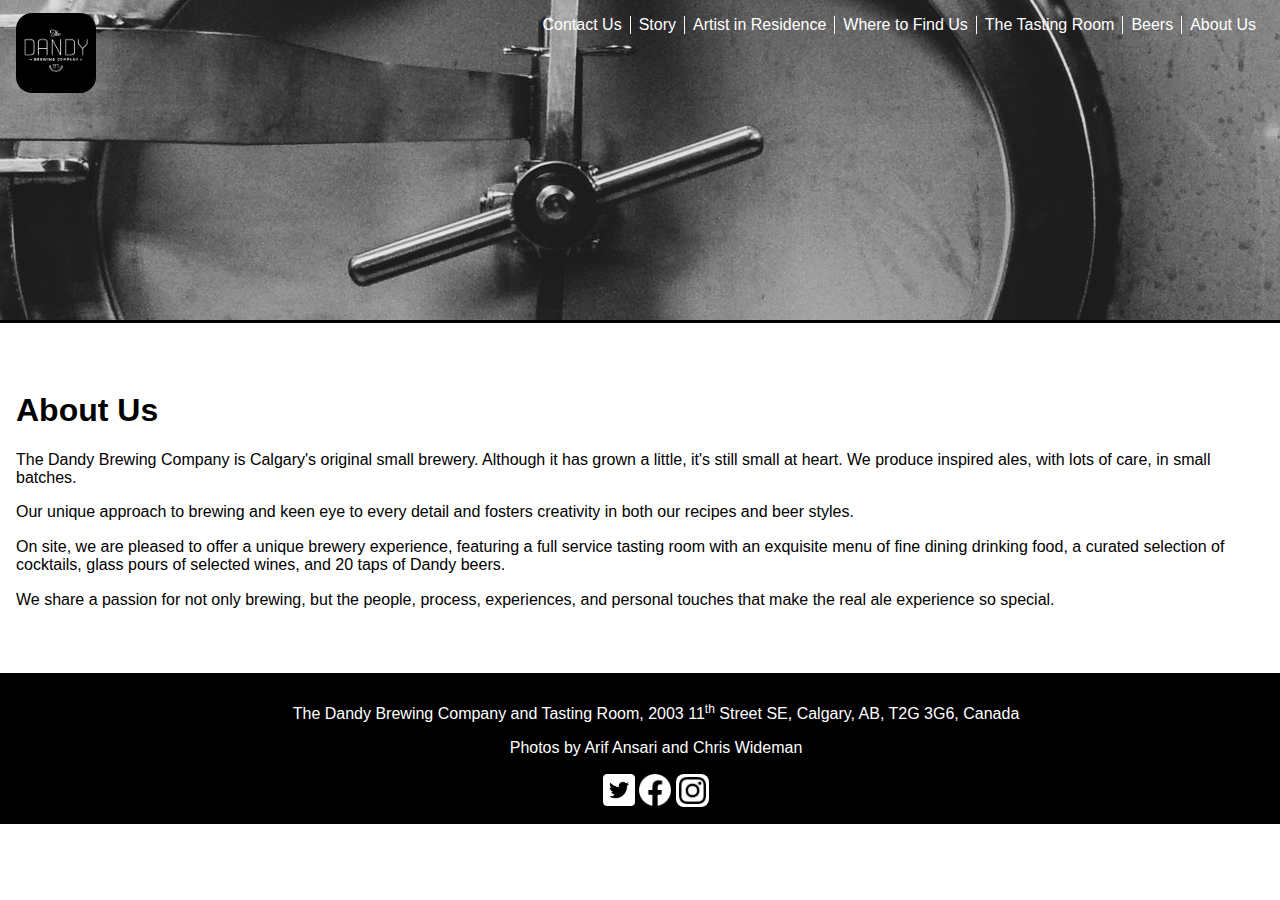
<file: Index.html>
<!DOCTYPE html>
<html lang="en">

<head>
    <meta charset="utf-8">
    <title>The Dandy Brewing Company</title>
    <link rel="icon" href="images/favicon.ico">
    <meta name="description" content="">
    <meta name="viewport" content="width=device-width, initial-scale=1">
    <link rel="stylesheet" href="styles/main.css">
    <link rel="stylesheet" href="styles/normalize.css">
    <script src="https://code.jquery.com/jquery-3.5.1.min.js"></script>
    <script src="scripts/jquery.js"></script>
</head>

<body>
    <header id="header-html"></header>

    <main>
        <h1>About Us</h1>
        <p>The Dandy Brewing Company is Calgary's original small brewery. Although it has grown a little, it's still
            small at heart. We produce inspired ales, with lots of care, in small batches.</p>
        <p>Our unique approach to brewing and keen eye to every detail and fosters creativity in both our recipes and
            beer styles.</p>
        <p>On site, we are pleased to offer a unique brewery experience, featuring a full service tasting room with an
            exquisite menu of fine dining drinking food, a curated selection of cocktails, glass pours of selected
            wines, and 20 taps of Dandy beers.</p>
        <p>We share a passion for not only brewing, but the people, process, experiences, and personal touches that make
            the real ale experience so special.</p>
    </main>

    <footer id="footer-html"></footer>

</body>

</html>
</file>
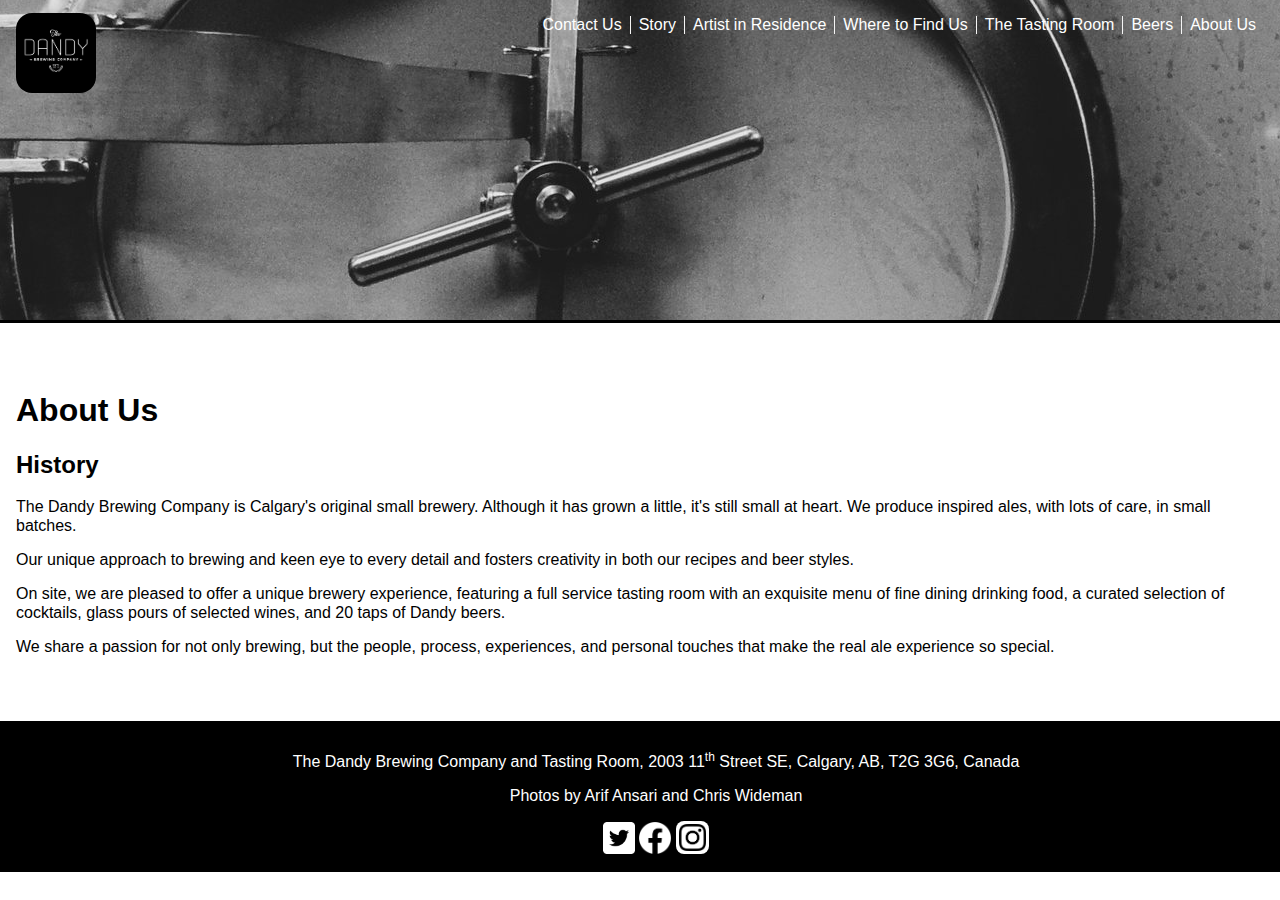
<file: about-us.html>
<!DOCTYPE html>

<html lang="en">

<head>
    <meta charset="utf-8">
    <title>The Dandy Brewing Company</title>
    <link rel="icon" href="images/favicon.ico">
    <meta name="description" content="">
    <meta name="viewport" content="width=device-width, initial-scale=1">
    <link rel="stylesheet" href="styles/main.css">
    <link rel="stylesheet" href="styles/normalize.css">
    <script src="https://code.jquery.com/jquery-3.5.1.min.js"></script>
    <script src="scripts/jquery.js"></script>
</head>

<body>
    <header id="header-html"></header>
    <main>
        <section>
            <h1>About Us</h1>
        </section>
        <section>
            <h2>History</h2>
            <p>The Dandy Brewing Company is Calgary's original small brewery. Although it has grown a little, it's still
                small at heart. We produce inspired ales, with lots of care, in small batches.</p>
            <p>Our unique approach to brewing and keen eye to every detail and fosters creativity in both our recipes
                and beer styles.</p>
            <p>On site, we are pleased to offer a unique brewery experience, featuring a full service tasting room with
                an exquisite menu of fine dining drinking food, a curated selection of cocktails, glass pours of
                selected wines, and 20 taps of Dandy beers.</p>
            <p>We share a passion for not only brewing, but the people, process, experiences, and personal touches that
                make the real ale experience so special.</p>
        </section>

    </main>
    <footer id="footer-html"></footer>
</body>

</html>
</file>
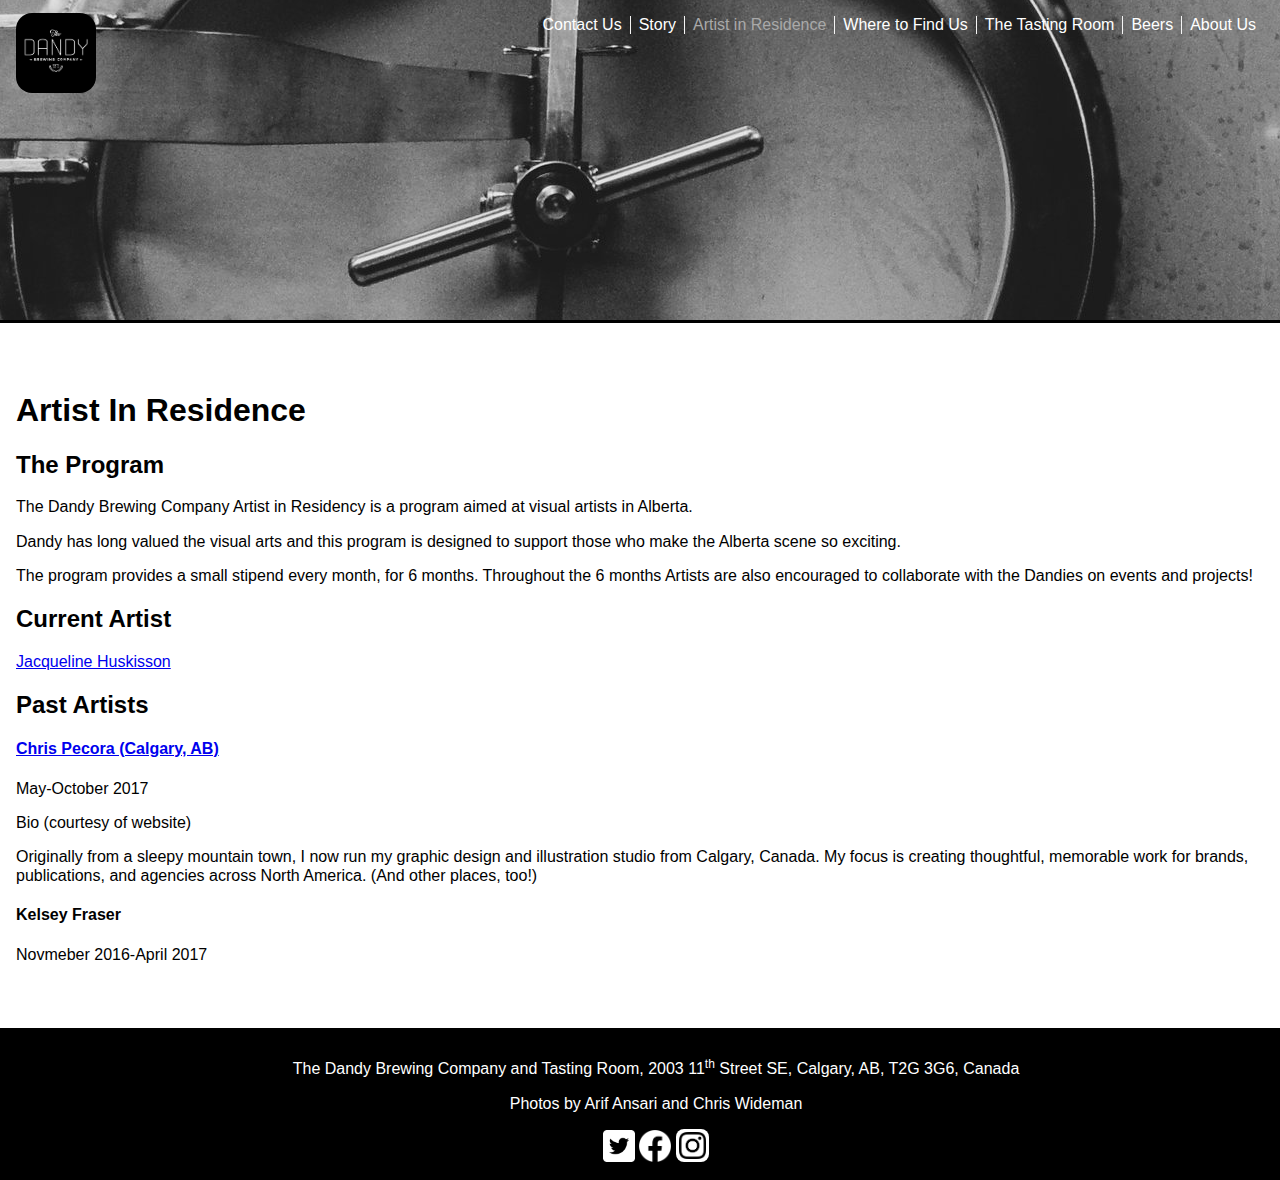
<file: artist-in-residence.html>
<!DOCTYPE html>

<html lang="en">

<head>
    <meta charset="utf-8">
    <title>The Dandy Brewing Company</title>
    <link rel="icon" href="images/favicon.ico">
    <meta name="description" content="">
    <meta name="viewport" content="width=device-width, initial-scale=1">
    <link rel="stylesheet" href="styles/main.css">
    <link rel="stylesheet" href="styles/normalize.css">
    <script src="https://code.jquery.com/jquery-3.5.1.min.js"></script>
    <script src="scripts/jquery.js"></script>
</head>

<body>

    <header id="header-html"></header>
    <main>
        <section>
            <h1>Artist In Residence</h1>
        </section>
        <section>
            <h2>The Program</h2>
            <p>The Dandy Brewing Company Artist in Residency is a program aimed at visual artists in Alberta.</p>
            <p>Dandy has long valued the visual arts and this program is designed to support those who make the Alberta
                scene so exciting.</p>
            <p>The program provides a small stipend every month, for 6 months. Throughout the 6 months Artists are also
                encouraged to collaborate with the Dandies on events and projects!</p>
        </section>

        <section>
            <h2>Current Artist</h2>
            <a href="htttp://jacquelinehuskisson.com" target="_blank">Jacqueline Huskisson</a>
        </section>

        <section>
            <h2>Past Artists</h2>
            <h4><a href="http://chrispecora.com/" target="_blank">Chris Pecora (Calgary, AB)</a></h4>
            <p>May-October 2017</p>
            <p>Bio (courtesy of website)</p>
            <p>Originally from a sleepy mountain town, I now run my graphic design and illustration studio from Calgary,
                Canada. My focus is creating thoughtful, memorable work for brands, publications, and agencies across
                North America. (And other places, too!)</p>
            <h4>Kelsey Fraser</h4>
            <p>Novmeber 2016-April 2017</p>
        </section>
    </main>

    <footer id="footer-html"></footer>

</body>

</html>
</file>
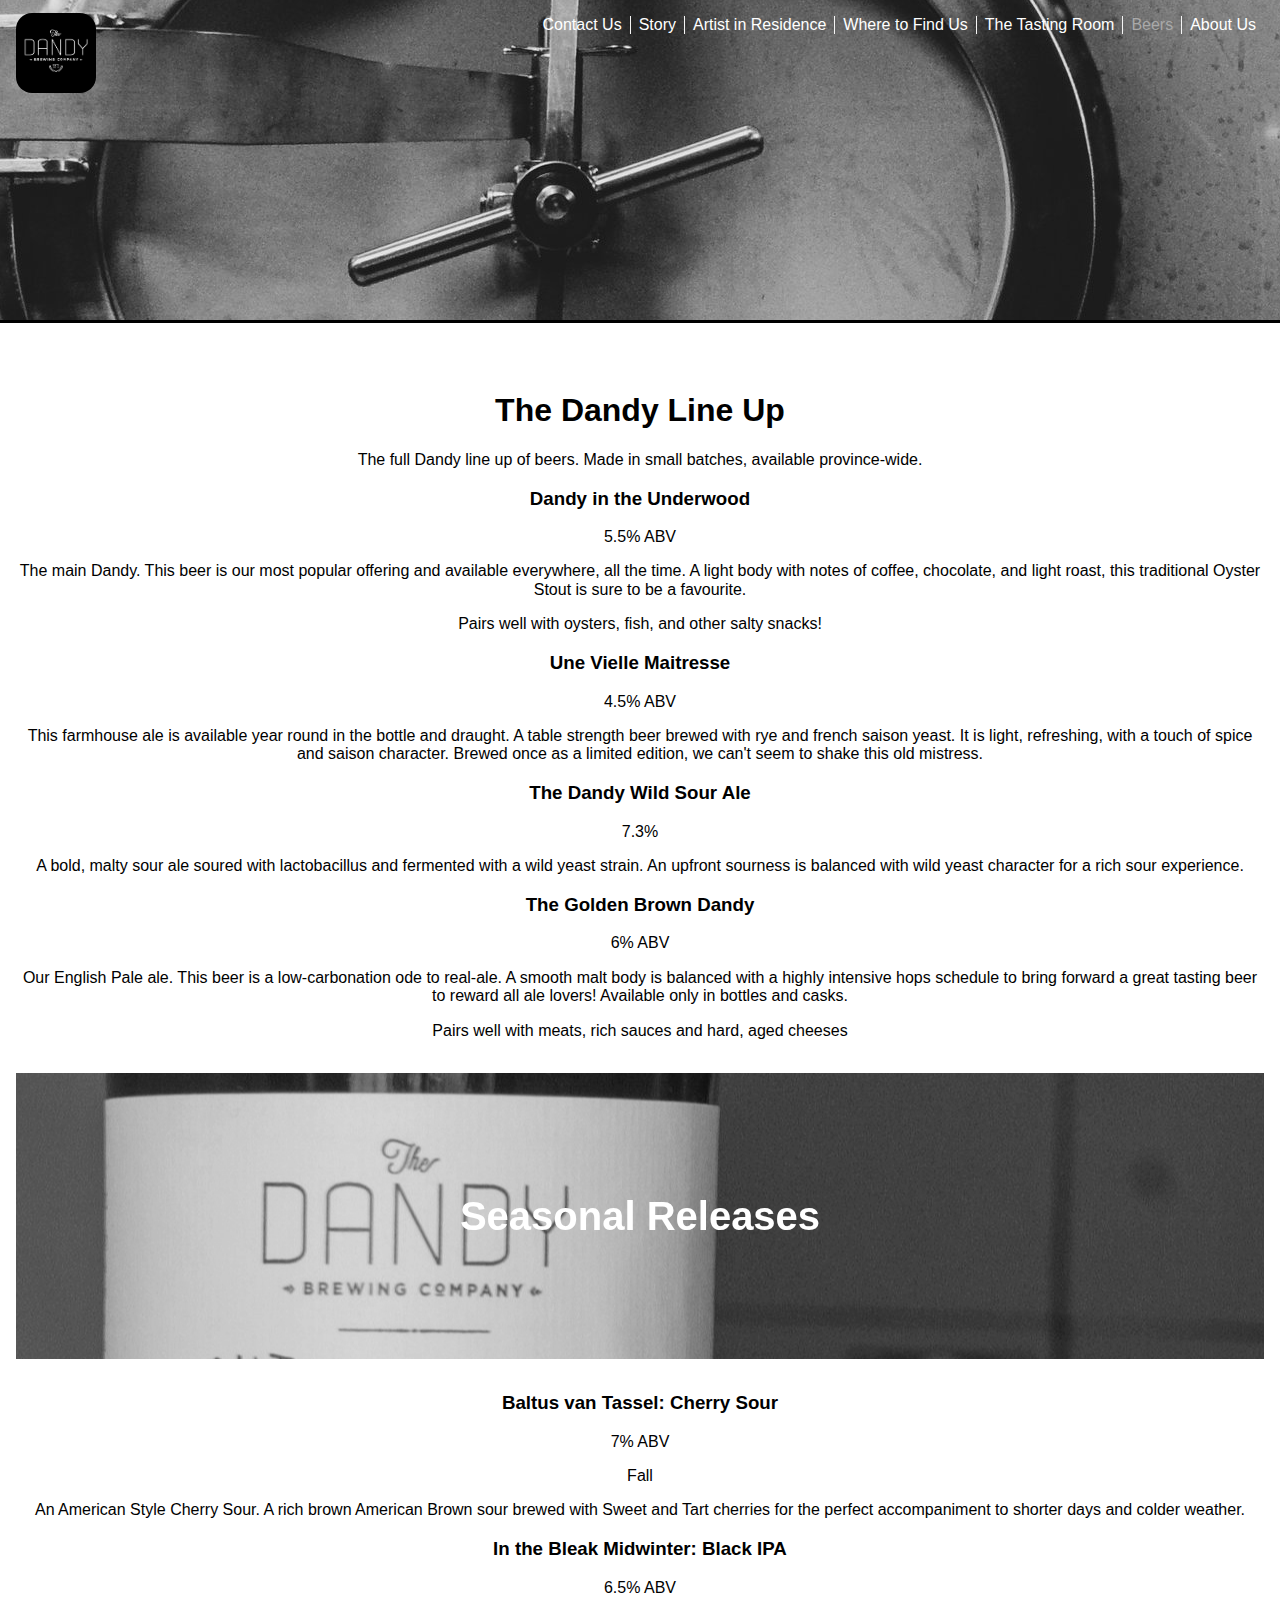
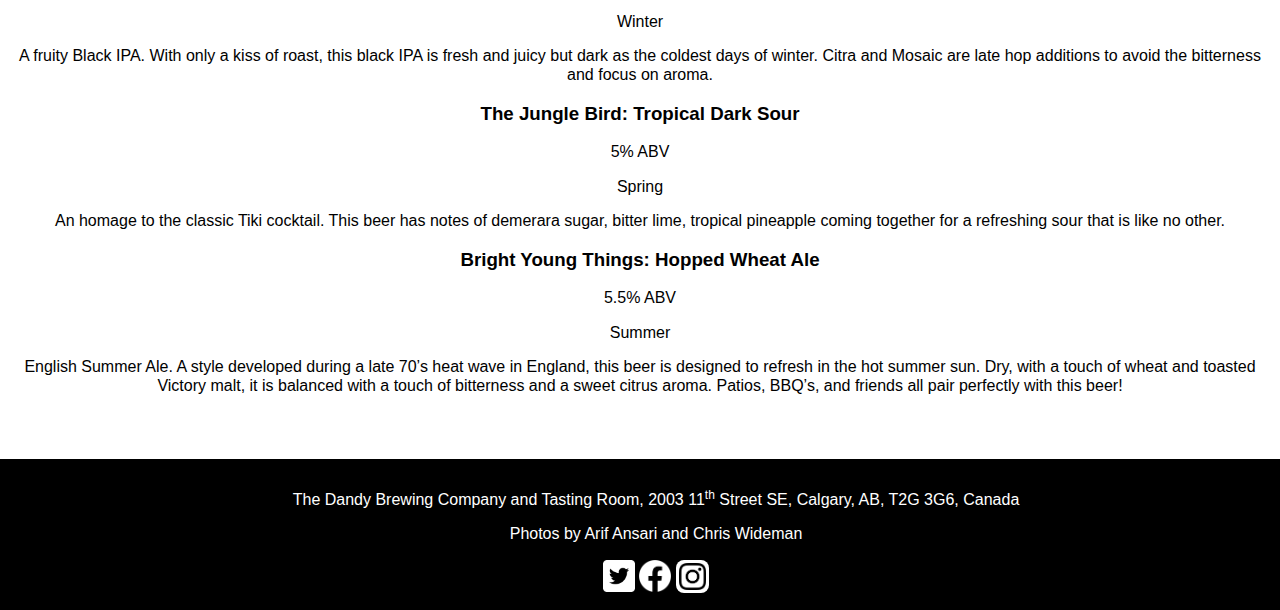
<file: beers.html>
<!DOCTYPE html>

<html lang="en">

<head>
    <meta charset="utf-8">
    <title>The Dandy Brewing Company</title>
    <link rel="icon" href="images/favicon.ico">
    <meta name="description" content="">
    <meta name="viewport" content="width=device-width, initial-scale=1">
    <link rel="stylesheet" href="styles/beers.css">
    <link rel="stylesheet" href="styles/main.css">
    <link rel="stylesheet" href="styles/normalize.css">
    <script src="https://code.jquery.com/jquery-3.5.1.min.js"></script>
    <script src="scripts/jquery.js"></script>
</head>

<body>
    <header id="header-html"></header>
    <main class="beer-list">
        <section>
            <h1>The Dandy Line Up</h1>
            <p>The full Dandy line up of beers. Made in small batches, available province-wide.</p>
        </section>
        <section>
            <h3>Dandy in the Underwood</h3>
            <p>5.5% ABV</p>
            <p>The main Dandy. This beer is our most popular offering and available everywhere, all the time. A light
                body with notes of coffee, chocolate, and light roast, this traditional Oyster Stout is sure to be a
                favourite.</p>
            <p>Pairs well with oysters, fish, and other salty snacks!</p>

            <h3>Une Vielle Maitresse</h3>
            <p>4.5% ABV</p>
            <p>This farmhouse ale is available year round in the bottle and draught. A table strength beer brewed with
                rye and french saison yeast. It is light, refreshing, with a touch of spice and saison character. Brewed
                once as a limited edition, we can't seem to shake this old mistress.</p>

            <h3>The Dandy Wild Sour Ale</h3>
            <p>7.3%</p>
            <p>A bold, malty sour ale soured with lactobacillus and fermented with a wild yeast strain. An upfront
                sourness is balanced with wild yeast character for a rich sour experience.</p>

            <h3>The Golden Brown Dandy</h3>
            <p>6% ABV</p>
            <p>Our English Pale ale. This beer is a low-carbonation ode to real-ale. A smooth malt body is balanced with
                a highly intensive hops schedule to bring forward a great tasting beer to reward all ale lovers!
                Available only in bottles and casks.</p>
            <p>Pairs well with meats, rich sauces and hard, aged cheeses</p>
        </section>

        <section>
            <h2 id="seasonal-releases">Seasonal Releases</h2>

            <h3>Baltus van Tassel: Cherry Sour</h3>
            <p>7% ABV</p>
            <p>Fall</p>
            <p>An American Style Cherry Sour. A rich brown American Brown sour brewed with Sweet and Tart cherries for
                the perfect accompaniment to shorter days and colder weather.</p>

            <h3>In the Bleak Midwinter: Black IPA</h3>
            <p>6.5% ABV</p>
            <p>Winter</p>
            <p>A fruity Black IPA. With only a kiss of roast, this black IPA is fresh and juicy but dark as the coldest
                days of winter. Citra and Mosaic are late hop additions to avoid the bitterness and focus on aroma.</p>

            <h3>The Jungle Bird: Tropical Dark Sour</h3>
            <p>5% ABV</p>
            <p>Spring</p>
            <p>An homage to the classic Tiki cocktail. This beer has notes of demerara sugar, bitter lime, tropical
                pineapple coming together for a refreshing sour that is like no other.</p>

            <h3>Bright Young Things: Hopped Wheat Ale</h3>
            <p>5.5% ABV</p>
            <p>Summer</p>
            <p>English Summer Ale. A style developed during a late 70’s heat wave in England, this beer is designed to
                refresh in the hot summer sun. Dry, with a touch of wheat and toasted Victory malt, it is balanced with
                a touch of bitterness and a sweet citrus aroma. Patios, BBQ’s, and friends all pair perfectly with this
                beer!</p>

        </section>

    </main>

    <footer id="footer-html"></footer>
</body>

</html>
</file>
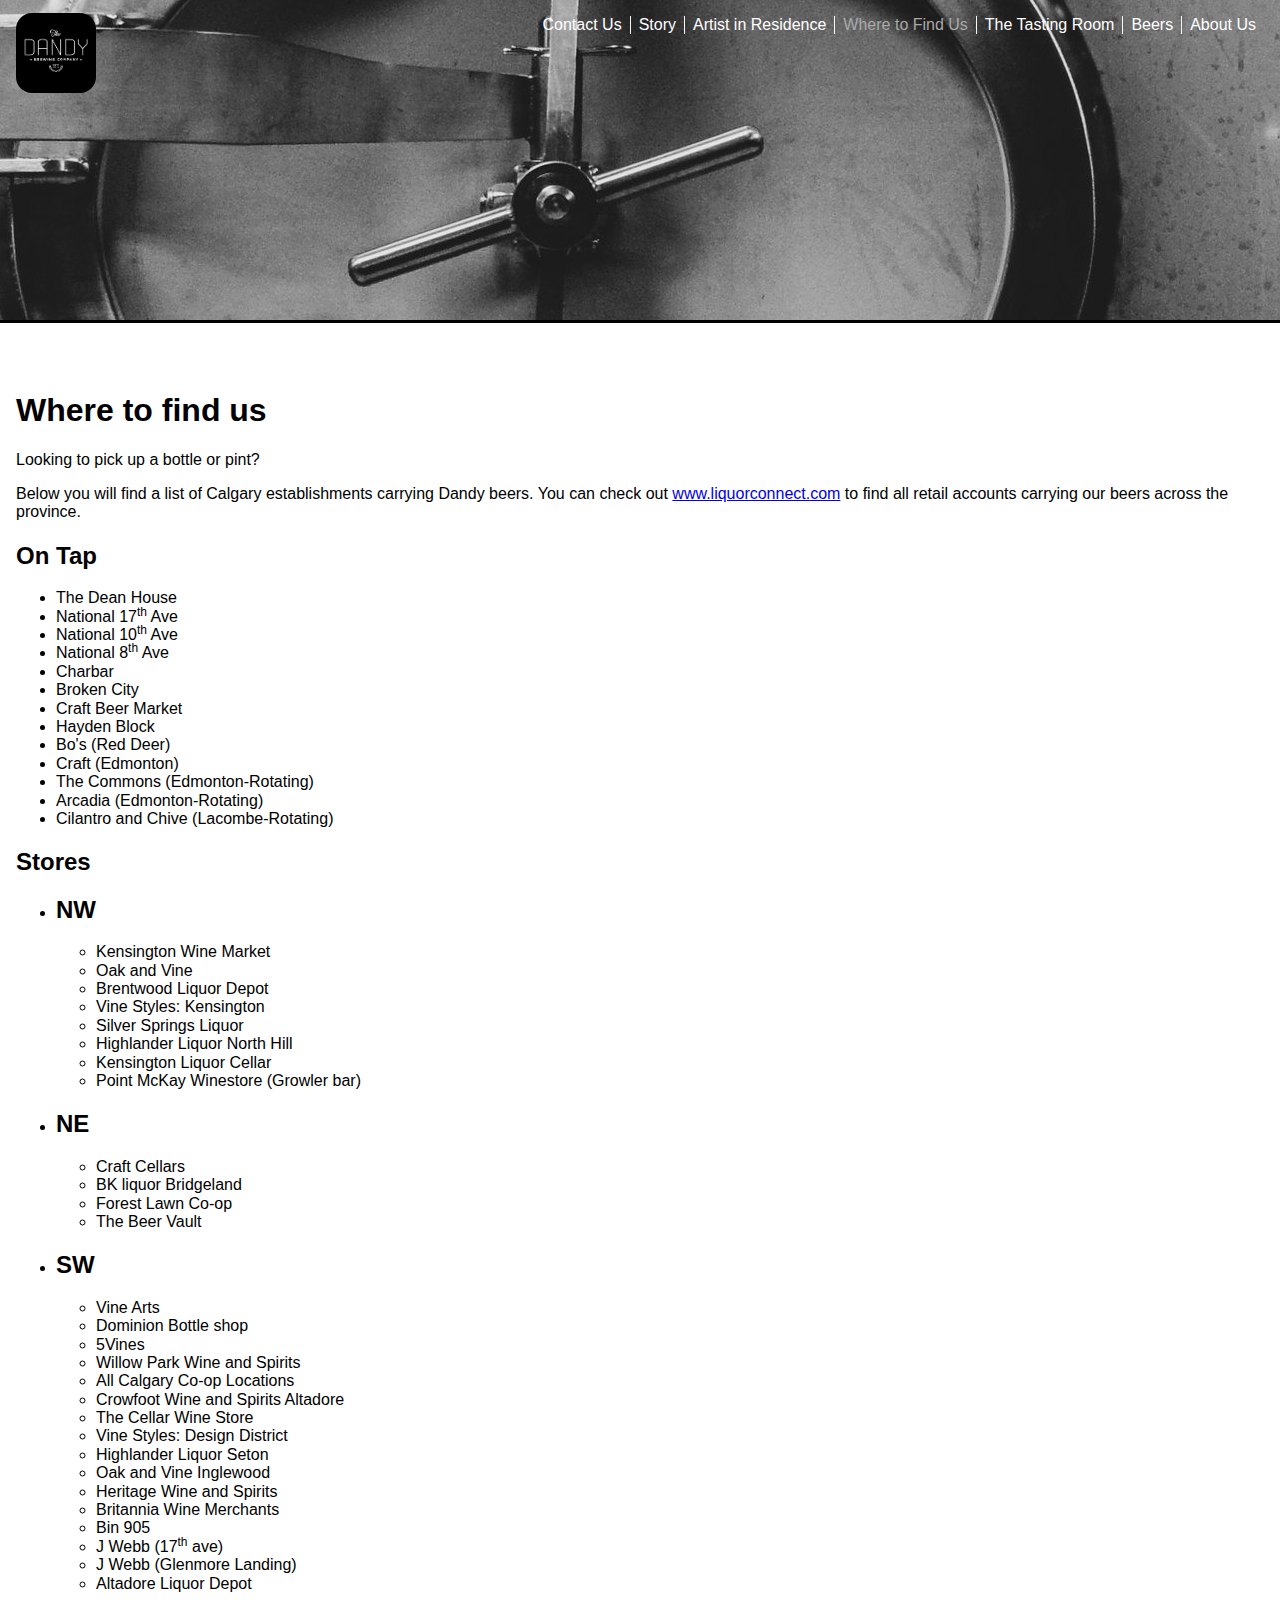
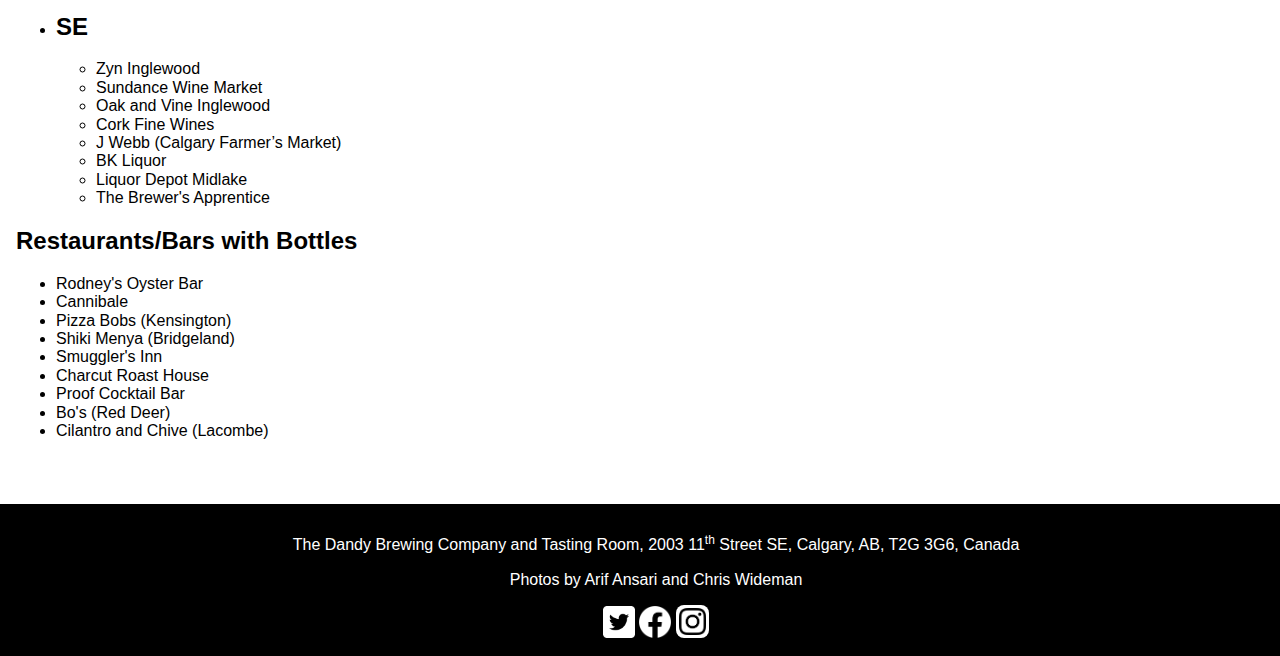
<file: find-us.html>
<!DOCTYPE html>

<html lang="en">

<head>
    <meta charset="utf-8">
    <title>The Dandy Brewing Company</title>
    <link rel="icon" href="images/favicon.ico">
    <meta name="description" content="">
    <meta name="viewport" content="width=device-width, initial-scale=1">
    <link rel="stylesheet" href="styles/main.css">
    <link rel="stylesheet" href="styles/normalize.css">
    <script src="https://code.jquery.com/jquery-3.5.1.min.js"></script>
    <script src="scripts/jquery.js"></script>
</head>

<body>
    <header id="header-html"></header>
    <main>
        <section>
            <h1>Where to find us</h1>
            <p>Looking to pick up a bottle or pint?</p>
            <p>Below you will find a list of Calgary establishments carrying Dandy beers. You can check out <a
                    href="https://www.liquorconnect.com" target="_blank">www.liquorconnect.com</a> to find all retail
                accounts carrying our beers across the province.</p>
        </section>

        <section>
            <h2>On Tap</h2>
            <ul>
                <li>The Dean House</li>
                <li>National 17<sup>th</sup> Ave</li>
                <li>National 10<sup>th</sup> Ave</li>
                <li>National 8<sup>th</sup> Ave</li>
                <li>Charbar</li>
                <li>Broken City</li>
                <li>Craft Beer Market</li>
                <li>Hayden Block</li>
                <li>Bo's (Red Deer)</li>
                <li>Craft (Edmonton)</li>
                <li>The Commons (Edmonton-Rotating)</li>
                <li>Arcadia (Edmonton-Rotating)</li>
                <li>Cilantro and Chive (Lacombe-Rotating)</li>
            </ul>
        </section>
        <section>
            <h2>Stores</h2>
            <ul>
                <li>
                    <h2>NW</h2>
                    <ul>
                        <li>Kensington Wine Market</li>
                        <li>Oak and Vine</li>
                        <li>Brentwood Liquor Depot</li>
                        <li>Vine Styles: Kensington</li>
                        <li>Silver Springs Liquor</li>
                        <li>Highlander Liquor North Hill</li>
                        <li>Kensington Liquor Cellar</li>
                        <li>Point McKay Winestore (Growler bar)</li>
                    </ul>

                </li>
                <li>
                    <h2>NE</h2>
                    <ul>
                        <li>Craft Cellars</li>
                        <li>BK liquor Bridgeland</li>
                        <li>Forest Lawn Co-op</li>
                        <li>The Beer Vault</li>
                    </ul>
                </li>
                <li>
                    <h2>SW</h2>
                    <ul>
                        <li>Vine Arts</li>
                        <li>Dominion Bottle shop</li>
                        <li>5Vines</li>
                        <li>Willow Park Wine and Spirits</li>
                        <li>All Calgary Co-op Locations</li>
                        <li>Crowfoot Wine and Spirits Altadore</li>
                        <li>The Cellar Wine Store</li>
                        <li>Vine Styles: Design District</li>
                        <li>Highlander Liquor Seton</li>
                        <li>Oak and Vine Inglewood</li>
                        <li>Heritage Wine and Spirits</li>
                        <li>Britannia Wine Merchants</li>
                        <li>Bin 905</li>
                        <li>J Webb (17<sup>th</sup> ave)</li>
                        <li>J Webb (Glenmore Landing)</li>
                        <li>Altadore Liquor Depot</li>

                    </ul>
                </li>
                <li>
                    <h2>SE</h2>
                    <ul>
                        <li>Zyn Inglewood</li>
                        <li>Sundance Wine Market</li>
                        <li>Oak and Vine Inglewood</li>
                        <li>Cork Fine Wines</li>
                        <li>J Webb (Calgary Farmer’s Market)</li>
                        <li>BK Liquor</li>
                        <li>Liquor Depot Midlake</li>
                        <li>The Brewer's Apprentice</li>

                    </ul>
                </li>

            </ul>

        </section>
        <section>
            <h2>Restaurants/Bars with Bottles</h2>
            <ul>
                <li>Rodney's Oyster Bar</li>
                <li>Cannibale</li>
                <li>Pizza Bobs (Kensington)</li>
                <li>Shiki Menya (Bridgeland)</li>
                <li>Smuggler's Inn</li>
                <li>Charcut Roast House</li>
                <li>Proof Cocktail Bar</li>
                <li>Bo's (Red Deer)</li>
                <li>Cilantro and Chive (Lacombe)</li>
            </ul>
        </section>
    </main>

    <footer id="footer-html"></footer>
</body>

</html>
</file>
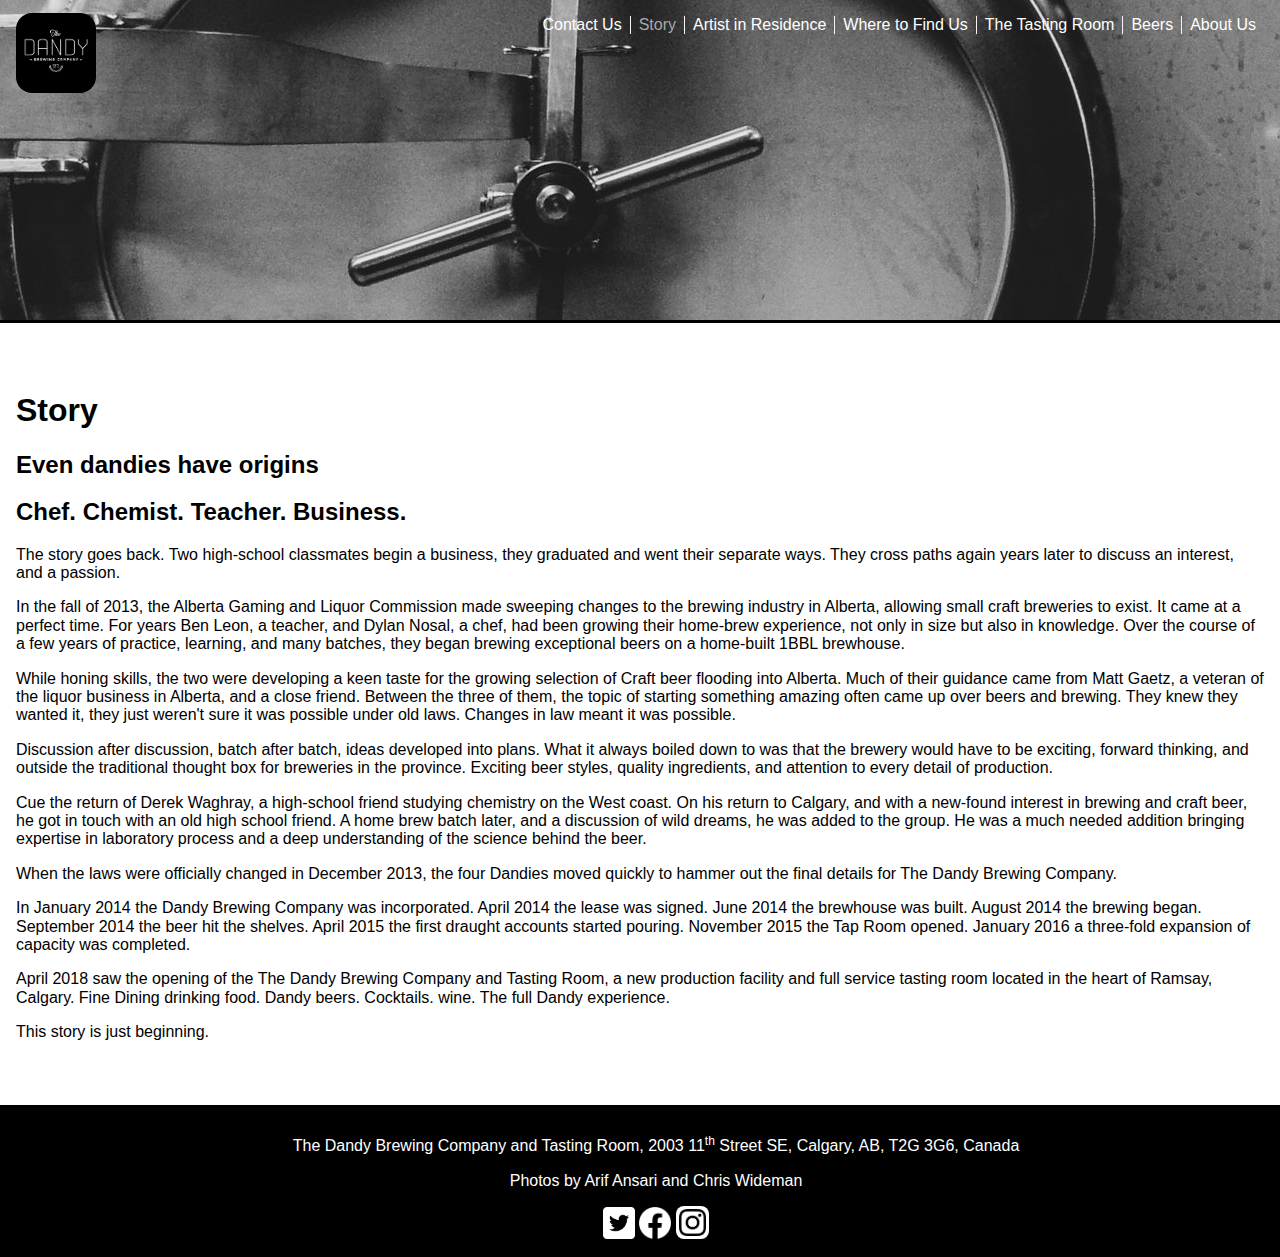
<file: story.html>
<!DOCTYPE html>

<html lang="en">

<head>
    <meta charset="utf-8">
    <title>The Dandy Brewing Company</title>
    <link rel="icon" href="images/favicon.ico">
    <meta name="description" content="">
    <meta name="viewport" content="width=device-width, initial-scale=1">
    <link rel="stylesheet" href="styles/main.css">
    <link rel="stylesheet" href="styles/normalize.css">
    <script src="https://code.jquery.com/jquery-3.5.1.min.js"></script>
    <script src="scripts/jquery.js"></script>
</head>

<body>
    <header id="header-html"></header>

    <main>
        <section>
            <h1>Story</h1>
            <h2>Even dandies have origins</h2>
        </section>
        <h2>Chef. Chemist. Teacher. Business.</h2>
        <p>The story goes back. Two high-school classmates begin a business, they graduated and went their separate
            ways. They cross paths again years later to discuss an interest, and a passion.</p>
        <p>In the fall of 2013, the Alberta Gaming and Liquor Commission made sweeping changes to the brewing industry
            in Alberta, allowing small craft breweries to exist. It came at a perfect time. For years Ben Leon, a
            teacher, and Dylan Nosal, a chef, had been growing their home-brew experience, not only in size but also in
            knowledge. Over the course of a few years of practice, learning, and many batches, they began brewing
            exceptional beers on a home-built 1BBL brewhouse.</p>
        <p>While honing skills, the two were developing a keen taste for the growing selection of Craft beer flooding
            into Alberta. Much of their guidance came from Matt Gaetz, a veteran of the liquor business in Alberta, and
            a close friend. Between the three of them, the topic of starting something amazing often came up over beers
            and brewing. They knew they wanted it, they just weren't sure it was possible under old laws. Changes in law
            meant it was possible.</p>
        <p>Discussion after discussion, batch after batch, ideas developed into plans. What it always boiled down to was
            that the brewery would have to be exciting, forward thinking, and outside the traditional thought box for
            breweries in the province. Exciting beer styles, quality ingredients, and attention to every detail of
            production.</p>
        <p>Cue the return of Derek Waghray, a high-school friend studying chemistry on the West coast. On his return to
            Calgary, and with a new-found interest in brewing and craft beer, he got in touch with an old high school
            friend. A home brew batch later, and a discussion of wild dreams, he was added to the group. He was a much
            needed addition bringing expertise in laboratory process and a deep understanding of the science behind the
            beer.</p>
        <p>When the laws were officially changed in December 2013, the four Dandies moved quickly to hammer out the
            final details for The Dandy Brewing Company.</p>
        <p>In January 2014 the Dandy Brewing Company was incorporated. April 2014 the lease was signed. June 2014 the
            brewhouse was built. August 2014 the brewing began. September 2014 the beer hit the shelves. April 2015 the
            first draught accounts started pouring. November 2015 the Tap Room opened. January 2016 a three-fold
            expansion of capacity was completed.</p>
        <p>April 2018 saw the opening of the The Dandy Brewing Company and Tasting Room, a new production facility and
            full service tasting room located in the heart of Ramsay, Calgary. Fine Dining drinking food. Dandy beers.
            Cocktails. wine. The full Dandy experience.</p>
        <p>This story is just beginning.</p>
    </main>

    <footer id="footer-html"></footer>
</body>

</html>
</file>
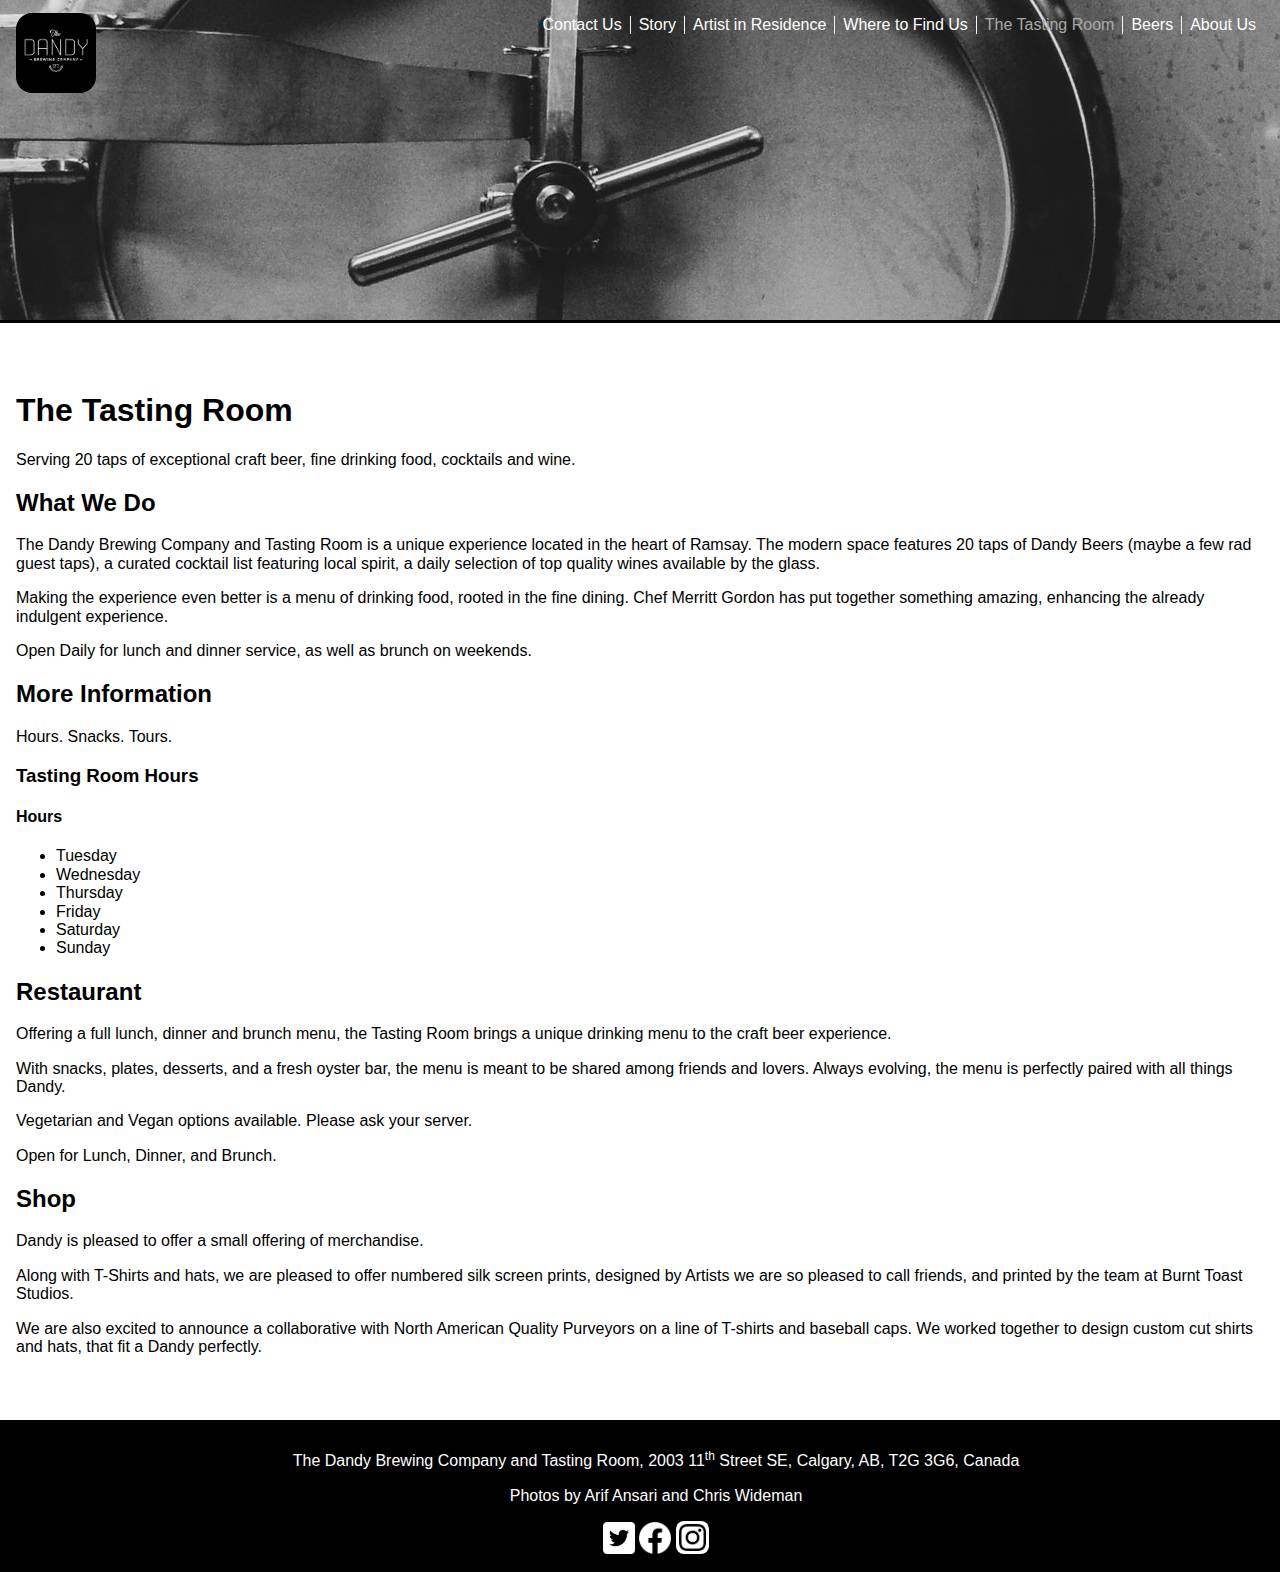
<file: the-tasting-room.html>
<!DOCTYPE html>

<html lang="en">

<head>
    <meta charset="utf-8">
    <title>The Dandy Brewing Company</title>
    <link rel="icon" href="images/favicon.ico">
    <meta name="description" content="">
    <meta name="viewport" content="width=device-width, initial-scale=1">
    <link rel="stylesheet" href="styles/main.css">
    <link rel="stylesheet" href="styles/normalize.css">
    <script src="https://code.jquery.com/jquery-3.5.1.min.js"></script>
    <script src="scripts/jquery.js"></script>
</head>

<body>
    <header id="header-html"></header>

    <main>
        <section>
            <h1>The Tasting Room</h1>
            <p>Serving 20 taps of exceptional craft beer, fine drinking food, cocktails and wine.</p>
        </section>
        <section>
            <h2>What We Do</h2>
            <p>The Dandy Brewing Company and Tasting Room is a unique experience located in the heart of Ramsay. The
                modern space features 20 taps of Dandy Beers (maybe a few rad guest taps), a curated cocktail list
                featuring local spirit, a daily selection of top quality wines available by the glass.</p>
            <p>Making the experience even better is a menu of drinking food, rooted in the fine dining. Chef Merritt
                Gordon has put together something amazing, enhancing the already indulgent experience.</p>
            <p>Open Daily for lunch and dinner service, as well as brunch on weekends.</p>
        </section>

        <section>
            <h2>More Information</h2>
            <p>Hours. Snacks. Tours.</p>
            <h3>Tasting Room Hours</h3>
            <h4>Hours</h4>
            <ul>
                <li>Tuesday</li>
                <li>Wednesday</li>
                <li>Thursday</li>
                <li>Friday</li>
                <li>Saturday</li>
                <li>Sunday</li>
            </ul>
        </section>

        <section>
            <h2>Restaurant</h2>
            <p>Offering a full lunch, dinner and brunch menu, the Tasting Room brings a unique drinking menu to the
                craft beer experience.</p>
            <p>With snacks, plates, desserts, and a fresh oyster bar, the menu is meant to be shared among friends and
                lovers. Always evolving, the menu is perfectly paired with all things Dandy.</p>
            <p>Vegetarian and Vegan options available. Please ask your server.</p>
            <p>Open for Lunch, Dinner, and Brunch.</p>
        </section>

        <section>
            <h2>Shop</h2>
            <p>Dandy is pleased to offer a small offering of merchandise.</p>
            <p>Along with T-Shirts and hats, we are pleased to offer numbered silk screen prints, designed by Artists we
                are so pleased to call friends, and printed by the team at Burnt Toast Studios.</p>
            <p>We are also excited to announce a collaborative with North American Quality Purveyors on a line of
                T-shirts and baseball caps. We worked together to design custom cut shirts and hats, that fit a Dandy
                perfectly.</p>
        </section>

    </main>


    <footer id="footer-html"> </footer>

</body>

</html>
</file>
<file: styles/main.css>
body {
    font-family: Arial, Helvetica, sans-serif;
    font-size: 100%;
}

header {
    padding: 0em;
    border-bottom: 3px solid black;
    margin-bottom:  0;
    
}

#header-background{
    background-image: url(../images/fermenter.jpg);
    background-position: center;
    background-color: transparent;
    height: 20em;
}

#logo {
    width: 5em;
    display: block;
    border-radius: 1em;
    background-color: black;
    float: left;
    margin: 0.8em 1em;
}

#nav-menu ul {
    list-style: none;
    text-align: right;
    padding: 1em 1em;
    margin: 0em;
}
    
#nav-menu li {
    float: right;
    text-decoration: none;
    border-style: none solid none none;
    border-width: thin;
    border-color: whitesmoke;
}

#nav-menu li.last {
    border-style: none;
}

#nav-menu li a {
    display: block;
    margin: 0em;
    padding: 0 0.5em;
    color: white;
    background-color: transparent;
    text-decoration: none;
}

#nav-menu li a.current {
    color: darkgrey;
}

#nav-menu li a:hover {
    text-decoration: underline;
}


main {
    clear: both;
    padding: 3em 1em;
}

#mapid {
    height: 180px;
    width: 50%;
}

footer{
    position: static;
    width: 100%;
    padding: 1em;
    background-color: black;
    color: white;
    text-align: center;
}

footer img {
    margin-bottom: 1px;
    width: 2em;
    padding: 0px;
    vertical-align: middle;
}

#insta{
    margin-bottom: 1.2px;
    width: 1.7em;  
    padding: 3px;
    background-color: white;
    border-radius: .5em;
}
</file>
<file: styles/beers.css>
main.beer-list {
    text-align: center;
}

#seasonal-releases {
    background-image: url(../images/baltusvantassel.jpg);
    background-position: center;
    filter: grayscale();
    padding-top: 3em;
    padding-bottom: 3em;
    text-align: center;
    font-size: 250%;
    color: white;
}
</file>
